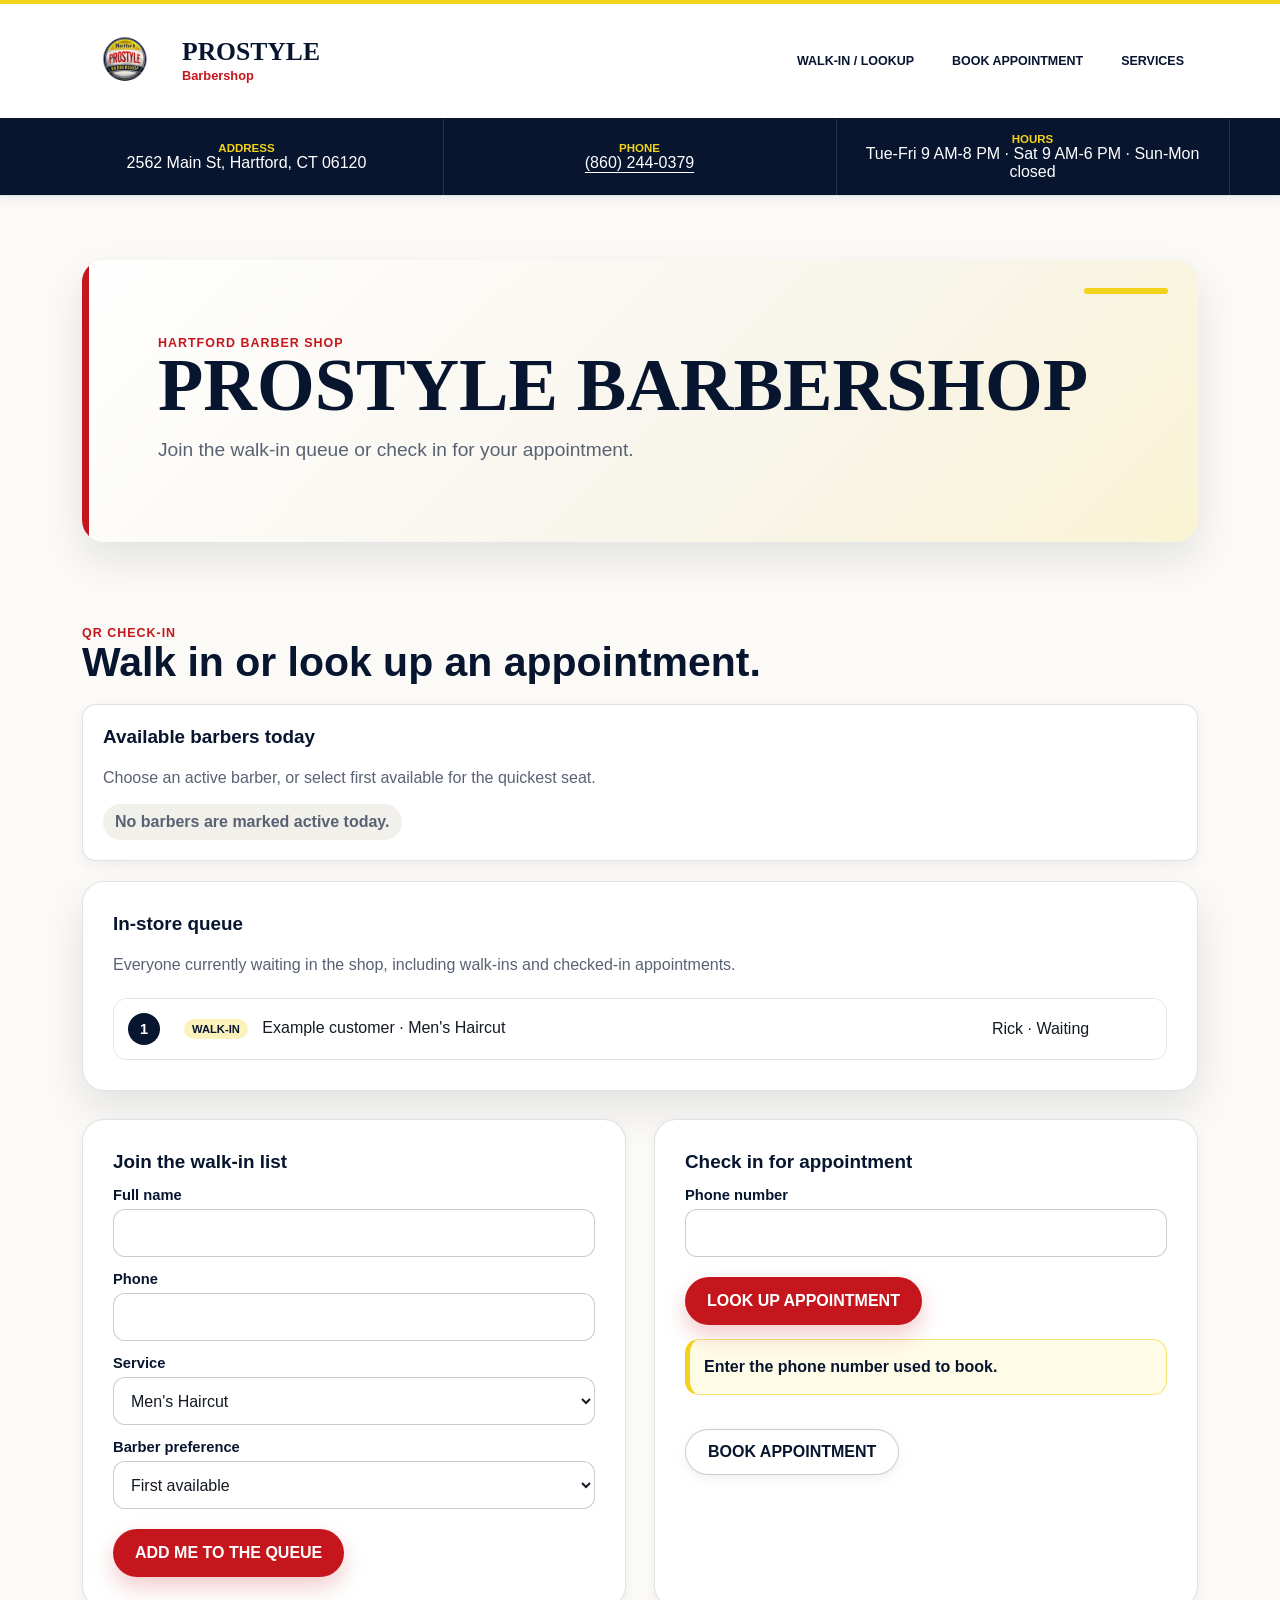
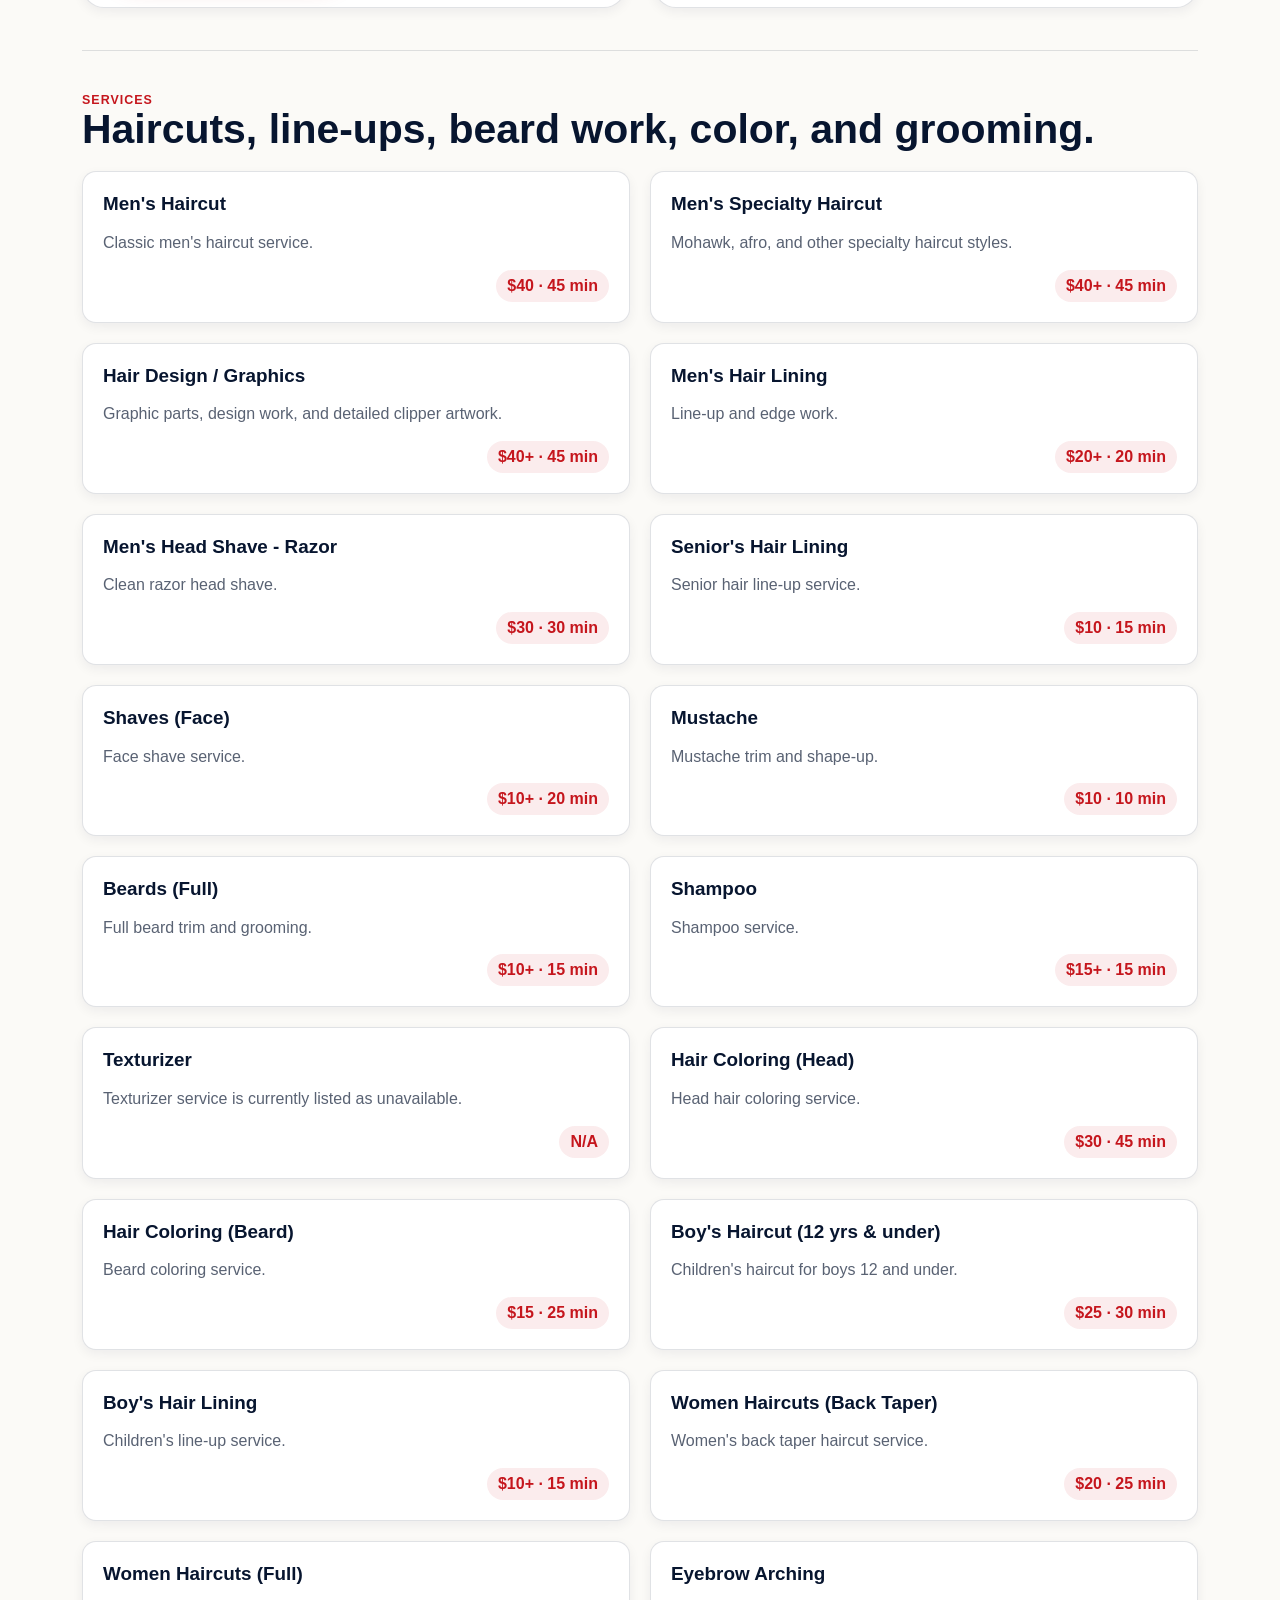
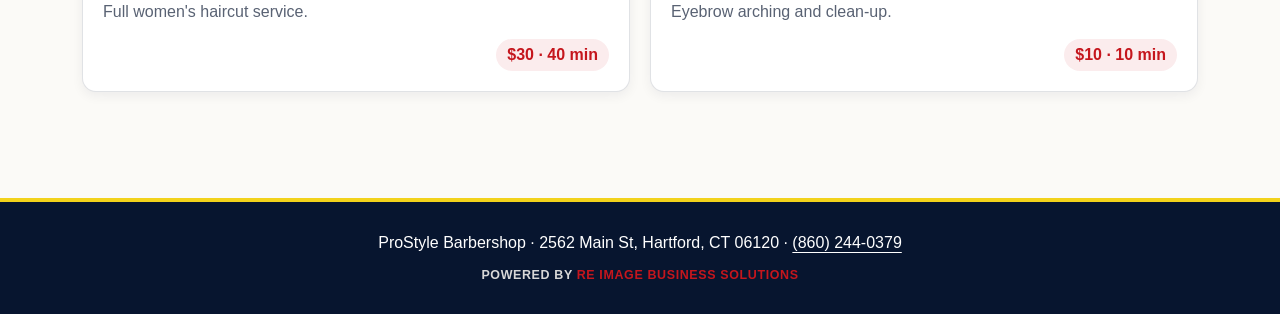
<file: index.html>
<!doctype html>
<html lang="en">
  <head>
    <meta charset="UTF-8" />
    <meta name="viewport" content="width=device-width, initial-scale=1.0" />
    <title>ProStyle Barbershop | Hartford</title>
    <meta name="description" content="ProStyle Barbershop in Hartford, CT. View services, join the walk-in queue, or look up an appointment." />
    <meta name="keywords" content="ProStyle Barbershop, Hartford barber, Main Street barber, walk-in barber Hartford, haircut appointment Hartford" />
    <meta property="og:title" content="ProStyle Barbershop" />
    <meta property="og:description" content="Walk-ins, appointment lookup, and barber services at 2562 Main St, Hartford, CT." />
    <meta property="og:type" content="website" />
    <meta property="og:image" content="./assets/logo.png" />
    <meta name="theme-color" content="#c5161d" />
    <link rel="icon" href="./assets/logo.png" />
    <script type="application/ld+json">
      {
        "@context": "https://schema.org",
        "@type": "Barbershop",
        "name": "ProStyle Barbershop",
        "image": "./assets/logo.png",
        "address": {
          "@type": "PostalAddress",
          "streetAddress": "2562 Main St",
          "addressLocality": "Hartford",
          "addressRegion": "CT",
          "postalCode": "06120"
        },
        "telephone": "+18602440379",
        "openingHoursSpecification": [
          { "@type": "OpeningHoursSpecification", "dayOfWeek": ["Tuesday", "Wednesday", "Thursday", "Friday"], "opens": "09:00", "closes": "20:00" },
          { "@type": "OpeningHoursSpecification", "dayOfWeek": "Saturday", "opens": "09:00", "closes": "18:00" }
        ],
        "priceRange": "$$"
      }
    </script>
    <link rel="stylesheet" href="./styles.css" />
  </head>
  <body>
    <header>
      <div class="masthead">
        <a class="brand" href="./index.html">
          <img src="./assets/logo.png" alt="ProStyle Barbershop logo" />
          <span>
            <strong>ProStyle</strong>
            <span>Barbershop</span>
          </span>
        </a>
        <nav aria-label="Main navigation">
          <a href="#checkin">Walk-In / Lookup</a>
          <a href="./appointment.html">Book Appointment</a>
          <a href="#menu">Services</a>
        </nav>
      </div>
      <div class="shop-line">
        <div><span>Address</span>2562 Main St, Hartford, CT 06120</div>
        <div><span>Phone</span><a href="tel:18602440379">(860) 244-0379</a></div>
        <div><span>Hours</span>Tue-Fri 9 AM-8 PM · Sat 9 AM-6 PM · Sun-Mon closed</div>
      </div>
    </header>

    <main>
      <section class="page-title">
        <div class="eyebrow">Hartford barber shop</div>
        <h1>ProStyle Barbershop</h1>
        <p>Join the walk-in queue or check in for your appointment.</p>
      </section>

      <section id="checkin" class="section">
        <div class="eyebrow">QR check-in</div>
        <h2>Walk in or look up an appointment.</h2>
        <section class="available-barbers" aria-live="polite">
          <div>
            <h3>Available barbers today</h3>
            <p>Choose an active barber, or select first available for the quickest seat.</p>
          </div>
          <div class="barber-chips" id="available-barbers">
            <span class="barber-chip">Loading barbers...</span>
          </div>
        </section>
        <section class="global-queue" id="queue" aria-live="polite">
          <div>
            <h3>In-store queue</h3>
            <p>Everyone currently waiting in the shop, including walk-ins and checked-in appointments.</p>
          </div>
          <div class="queue" id="global-queue">
            <div class="queue-row"><strong>1</strong><span>Example customer · Walk-in · Men's Haircut</span><span>Rick</span></div>
          </div>
        </section>
        <div class="checkin">
          <form class="box" id="walkin-form">
            <h3>Join the walk-in list</h3>
            <label for="walk-name">Full name</label>
            <input id="walk-name" name="name" autocomplete="name" required />

            <label for="walk-phone">Phone</label>
            <input id="walk-phone" name="phone" inputmode="tel" autocomplete="tel" required />

            <label for="walk-service">Service</label>
            <select id="walk-service" name="serviceId">
              <option value="mens-haircut">Men's Haircut</option>
              <option value="mens-specialty">Men's Specialty Haircut</option>
              <option value="hair-design">Hair Design / Graphics</option>
              <option value="mens-lining">Men's Hair Lining</option>
              <option value="head-shave-razor">Men's Head Shave - Razor</option>
              <option value="senior-lining">Senior's Hair Lining</option>
              <option value="face-shave">Shaves (Face)</option>
              <option value="mustache">Mustache</option>
              <option value="beard-full">Beards (Full)</option>
              <option value="shampoo">Shampoo</option>
              <option value="hair-color-head">Hair Coloring (Head)</option>
              <option value="hair-color-beard">Hair Coloring (Beard)</option>
              <option value="boys-haircut">Boy's Haircut (12 yrs & under)</option>
              <option value="boys-lining">Boy's Hair Lining</option>
              <option value="women-back-taper">Women Haircuts (Back Taper)</option>
              <option value="women-full">Women Haircuts (Full)</option>
              <option value="eyebrow-arching">Eyebrow Arching</option>
            </select>

            <label for="walk-barber">Barber preference</label>
            <select id="walk-barber" name="barberId">
              <option value="any">First available</option>
              <option value="rick">Rick</option>
              <option value="barber-2">Barber 2</option>
              <option value="barber-3">Barber 3</option>
            </select>

            <button type="submit">Add me to the queue</button>
          </form>

          <form class="box" id="lookup-form">
            <h3>Check in for appointment</h3>
            <label for="lookup-phone">Phone number</label>
            <input id="lookup-phone" name="phone" inputmode="tel" autocomplete="tel" required />
            <button type="submit">Look up appointment</button>
            <p class="message" id="lookup-result">Enter the phone number used to book.</p>
            <a class="button secondary" href="./appointment.html">Book appointment</a>
          </form>
        </div>
      </section>

      <section id="menu" class="section">
        <div class="eyebrow">Services</div>
        <h2>Haircuts, line-ups, beard work, color, and grooming.</h2>
        <div class="menu-board">
          <article class="menu-item">
            <h3>Men's Haircut</h3>
            <p>Classic men's haircut service.</p>
            <strong class="price">$40 · 45 min</strong>
          </article>
          <article class="menu-item">
            <h3>Men's Specialty Haircut</h3>
            <p>Mohawk, afro, and other specialty haircut styles.</p>
            <strong class="price">$40+ · 45 min</strong>
          </article>
          <article class="menu-item">
            <h3>Hair Design / Graphics</h3>
            <p>Graphic parts, design work, and detailed clipper artwork.</p>
            <strong class="price">$40+ · 45 min</strong>
          </article>
          <article class="menu-item">
            <h3>Men's Hair Lining</h3>
            <p>Line-up and edge work.</p>
            <strong class="price">$20+ · 20 min</strong>
          </article>
          <article class="menu-item">
            <h3>Men's Head Shave - Razor</h3>
            <p>Clean razor head shave.</p>
            <strong class="price">$30 · 30 min</strong>
          </article>
          <article class="menu-item">
            <h3>Senior's Hair Lining</h3>
            <p>Senior hair line-up service.</p>
            <strong class="price">$10 · 15 min</strong>
          </article>
          <article class="menu-item">
            <h3>Shaves (Face)</h3>
            <p>Face shave service.</p>
            <strong class="price">$10+ · 20 min</strong>
          </article>
          <article class="menu-item">
            <h3>Mustache</h3>
            <p>Mustache trim and shape-up.</p>
            <strong class="price">$10 · 10 min</strong>
          </article>
          <article class="menu-item">
            <h3>Beards (Full)</h3>
            <p>Full beard trim and grooming.</p>
            <strong class="price">$10+ · 15 min</strong>
          </article>
          <article class="menu-item">
            <h3>Shampoo</h3>
            <p>Shampoo service.</p>
            <strong class="price">$15+ · 15 min</strong>
          </article>
          <article class="menu-item">
            <h3>Texturizer</h3>
            <p>Texturizer service is currently listed as unavailable.</p>
            <strong class="price">N/A</strong>
          </article>
          <article class="menu-item">
            <h3>Hair Coloring (Head)</h3>
            <p>Head hair coloring service.</p>
            <strong class="price">$30 · 45 min</strong>
          </article>
          <article class="menu-item">
            <h3>Hair Coloring (Beard)</h3>
            <p>Beard coloring service.</p>
            <strong class="price">$15 · 25 min</strong>
          </article>
          <article class="menu-item">
            <h3>Boy's Haircut (12 yrs & under)</h3>
            <p>Children's haircut for boys 12 and under.</p>
            <strong class="price">$25 · 30 min</strong>
          </article>
          <article class="menu-item">
            <h3>Boy's Hair Lining</h3>
            <p>Children's line-up service.</p>
            <strong class="price">$10+ · 15 min</strong>
          </article>
          <article class="menu-item">
            <h3>Women Haircuts (Back Taper)</h3>
            <p>Women's back taper haircut service.</p>
            <strong class="price">$20 · 25 min</strong>
          </article>
          <article class="menu-item">
            <h3>Women Haircuts (Full)</h3>
            <p>Full women's haircut service.</p>
            <strong class="price">$30 · 40 min</strong>
          </article>
          <article class="menu-item">
            <h3>Eyebrow Arching</h3>
            <p>Eyebrow arching and clean-up.</p>
            <strong class="price">$10 · 10 min</strong>
          </article>
        </div>
      </section>
    </main>

    <footer>
      <p class="footer-line">ProStyle Barbershop · 2562 Main St, Hartford, CT 06120 · <a href="tel:18602440379">(860) 244-0379</a></p>
      <p class="powered-by">Powered by <a href="https://reimagebs.com">RE IMAGE BUSINESS SOLUTIONS</a></p>
    </footer>

    <script>
      const API_BASE = window.PROSTYLE_API_BASE || "https://laudable-bass-943.convex.site/api";
      const serviceNames = {
        "mens-haircut": "Men's Haircut",
        "mens-specialty": "Men's Specialty Haircut",
        "hair-design": "Hair Design / Graphics",
        "mens-lining": "Men's Hair Lining",
        "head-shave-razor": "Men's Head Shave - Razor",
        "senior-lining": "Senior's Hair Lining",
        "face-shave": "Shaves (Face)",
        "mustache": "Mustache",
        "beard-full": "Beards (Full)",
        "shampoo": "Shampoo",
        "texturizer": "Texturizer",
        "hair-color-head": "Hair Coloring (Head)",
        "hair-color-beard": "Hair Coloring (Beard)",
        "boys-haircut": "Boy's Haircut (12 yrs & under)",
        "boys-lining": "Boy's Hair Lining",
        "women-back-taper": "Women Haircuts (Back Taper)",
        "women-full": "Women Haircuts (Full)",
        "eyebrow-arching": "Eyebrow Arching",
        "adult-init-a": "Men's Haircut",
        "groomer-b": "Men's Haircut"
      };
      const barberNames = {
        any: "First available",
        rick: "Rick",
        "barber-2": "Barber 2",
        "barber-3": "Barber 3"
      };
      let availableBarbers = [];
      let queue = [{ name: "Example customer", serviceId: "mens-haircut", barberId: "rick", status: "Waiting", type: "Walk-in", enteredAt: Date.now() }];

      function id(prefix) {
        return `${prefix}-${Date.now()}-${Math.random().toString(16).slice(2)}`;
      }

      function drawQueue() {
        const target = document.querySelector("#global-queue");
        if (!queue.length) {
          target.innerHTML = `<div class="queue-row"><span>No one is waiting right now.</span></div>`;
          return;
        }

        target.innerHTML = queue
          .map((item, index) => `<div class="queue-row">
            <strong>${index + 1}</strong>
            <span><b class="tag">${item.type}</b> ${item.name} · ${serviceNames[item.serviceId] || item.serviceId}</span>
            <span>${barberNames[item.barberId] || item.barberId} · ${item.status}</span>
          </div>`)
          .join("");
      }

      async function api(path, options) {
        const response = await fetch(`${API_BASE}${path}`, {
          headers: { "Content-Type": "application/json" },
          ...options
        });
        if (!response.ok) throw new Error(`API ${response.status}`);
        return response.json();
      }

      function todayKey() {
        return new Date().toISOString().slice(0, 10);
      }

      function isBarberAvailable(barber, dateKey = todayKey()) {
        if (!barber || barber.active === false || barber.unavailableMode === "indefinite") return false;
        if (barber.unavailableMode !== "range") return true;
        const from = barber.unavailableFrom || "0000-01-01";
        const to = barber.unavailableTo || "9999-12-31";
        return !(dateKey >= from && dateKey <= to);
      }

      function drawAvailableBarbers() {
        const target = document.querySelector("#available-barbers");
        if (!availableBarbers.length) {
          target.innerHTML = `<span class="barber-chip unavailable">No barbers are marked active today.</span>`;
          return;
        }

        target.innerHTML = availableBarbers.map((barber) => `<span class="barber-chip">${barber.name}</span>`).join("");
      }

      function populateWalkinBarbers() {
        const select = document.querySelector("#walk-barber");
        const current = select.value;
        select.innerHTML = `<option value="any">First available</option>${availableBarbers.map((barber) => `<option value="${barber.id}">${barber.name}</option>`).join("")}`;
        select.value = current === "any" || availableBarbers.some((barber) => barber.id === current) ? current : "any";
      }

      function combineQueue(state) {
        const walkins = (state.walkins || [])
          .filter((item) => item.status !== "Done")
          .map((item) => ({ ...item, type: "Walk-in", enteredAt: item.createdAt || 0 }));
        const appointments = (state.appointments || [])
          .filter((item) => ["Checked in", "In chair"].includes(item.status))
          .map((item) => ({ ...item, type: "Appointment", enteredAt: item.checkedInAt || item.createdAt || 0 }));
        return [...walkins, ...appointments].sort((a, b) => (a.enteredAt || 0) - (b.enteredAt || 0));
      }

      async function refreshQueue() {
        try {
          const state = await api("/public/state");
          availableBarbers = (state.barbers || []).filter((barber) => isBarberAvailable(barber));
          for (const barber of state.barbers || []) barberNames[barber.id] = barber.name;
          queue = combineQueue(state);
        } catch {
          // Keep the current view if the booking system cannot be reached.
        }
        drawAvailableBarbers();
        populateWalkinBarbers();
        drawQueue();
      }

      document.querySelector("#walkin-form").addEventListener("submit", async (event) => {
        event.preventDefault();
        const form = new FormData(event.currentTarget);
        const walkin = {
          id: id("w"),
          name: form.get("name"),
          phone: form.get("phone"),
          serviceId: form.get("serviceId"),
          barberId: form.get("barberId"),
          status: "Waiting",
          createdAt: Date.now()
        };

        try {
          await api("/walkins", { method: "POST", body: JSON.stringify(walkin) });
          await refreshQueue();
        } catch (error) {
          // Static fallback for local file previews if the booking system cannot be reached.
          if (error.message.includes("409")) {
            alert("That barber is not available today. Please choose another barber or first available.");
            return;
          }
          queue.push({ ...walkin, type: "Walk-in", enteredAt: walkin.createdAt });
          drawQueue();
        }

        event.currentTarget.reset();
      });

      document.querySelector("#lookup-form").addEventListener("submit", async (event) => {
        event.preventDefault();
        const phone = new FormData(event.currentTarget).get("phone");
        const result = document.querySelector("#lookup-result");

        try {
          const appointments = await api(`/appointments/search?phone=${encodeURIComponent(phone)}`);
          if (!appointments.length) {
            result.textContent = "No appointment was found for that phone number.";
            return;
          }

          const appointment = appointments[0];
          await api(`/appointments/${appointment.id}/checkin`, { method: "PATCH" });
          result.textContent = `${appointment.name}, you are checked in for ${appointment.time}.`;
          await refreshQueue();
        } catch (error) {
          result.textContent = error.message.includes("409")
            ? "That barber is not available now. Please ask the shop to reschedule your appointment."
            : "Could not reach the booking system. Please try again in a moment.";
        }
      });

      refreshQueue();
      window.addEventListener("focus", refreshQueue);
      setInterval(refreshQueue, 15000);
    </script>
  </body>
</html>
</file>
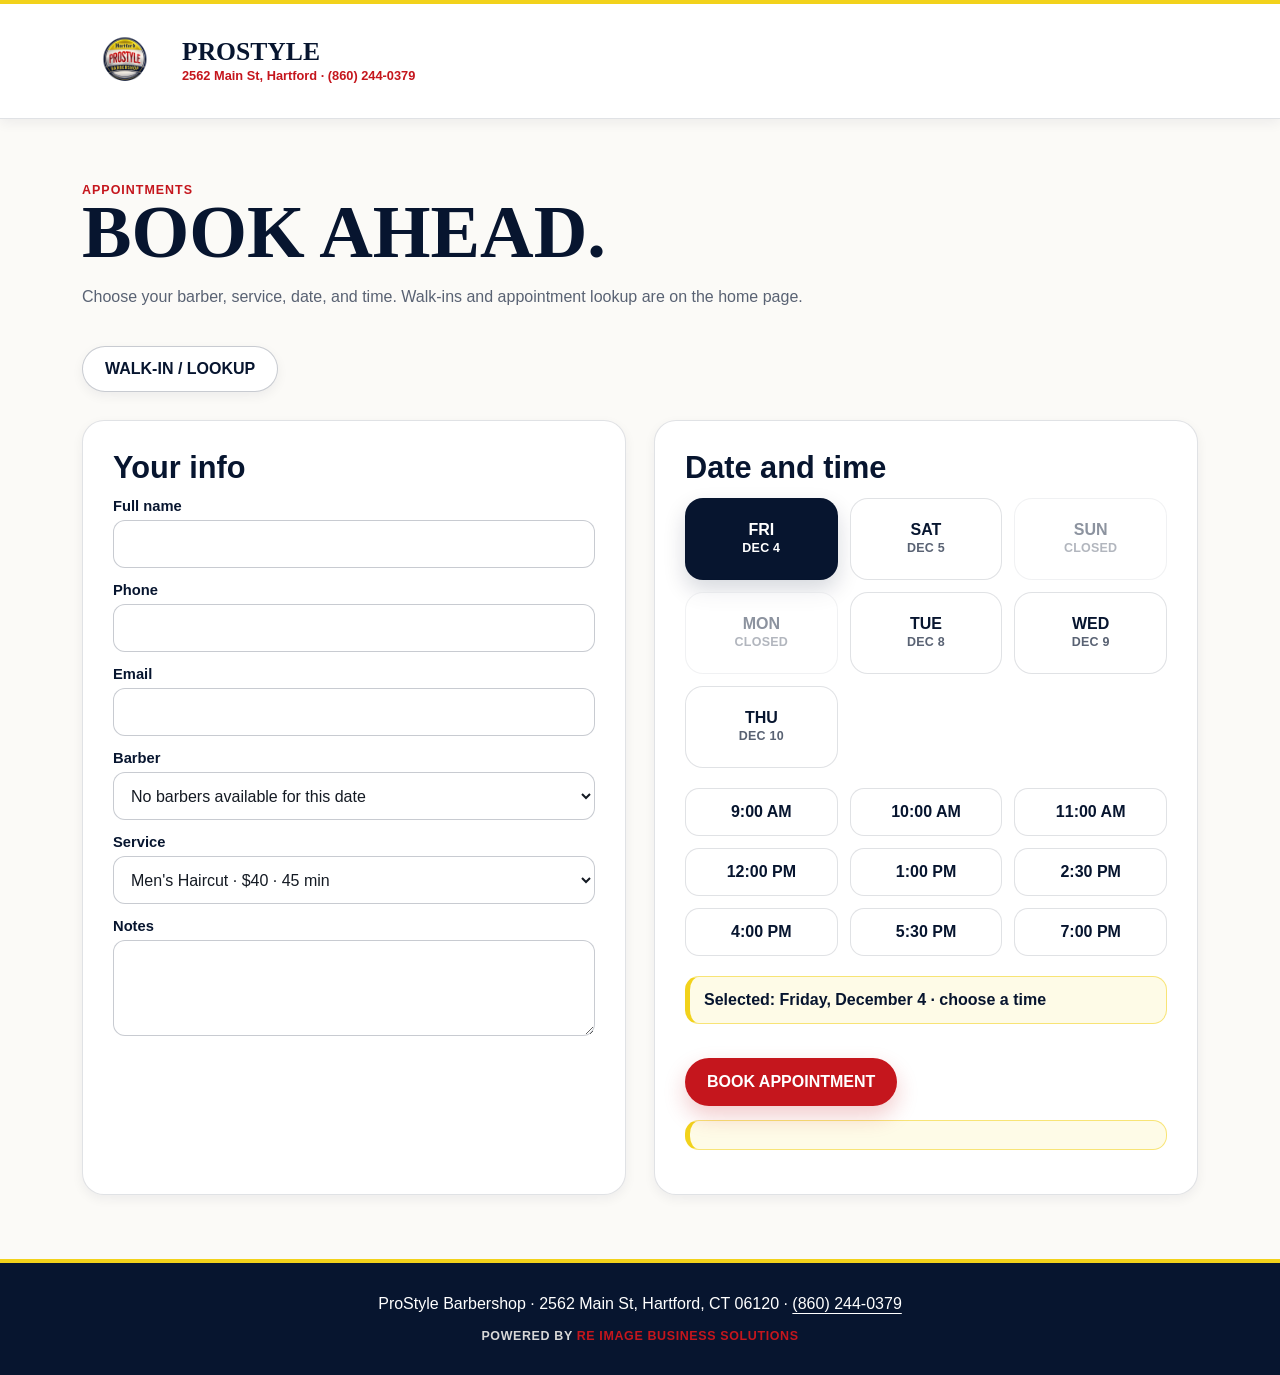
<file: appointment.html>
<!doctype html>
<html lang="en">
  <head>
    <meta charset="UTF-8" />
    <meta name="viewport" content="width=device-width, initial-scale=1.0" />
    <title>Book Appointment | ProStyle Barbershop</title>
    <meta name="description" content="Book a haircut appointment with ProStyle Barbershop in Hartford, CT." />
    <link rel="icon" href="./assets/logo.png" />
    <link rel="stylesheet" href="./styles.css" />
  </head>
  <body>
    <header>
      <div class="appointment-header">
      <a class="brand" href="./index.html">
        <img src="./assets/logo.png" alt="ProStyle Barbershop logo" />
        <span>
          <strong>ProStyle</strong>
          <span>2562 Main St, Hartford · (860) 244-0379</span>
        </span>
      </a>
      </div>
    </header>

    <main>
      <div class="eyebrow">Appointments</div>
      <h1>Book ahead.</h1>
      <p>Choose your barber, service, date, and time. Walk-ins and appointment lookup are on the home page.</p>
      <a class="button secondary" href="./index.html#checkin">Walk-in / lookup</a>

      <form class="booking" id="appointment-form">
        <section class="box">
          <h2>Your info</h2>
          <label for="name">Full name</label>
          <input id="name" name="name" autocomplete="name" required />

          <label for="phone">Phone</label>
          <input id="phone" name="phone" inputmode="tel" autocomplete="tel" required />

          <label for="email">Email</label>
          <input id="email" name="email" type="email" autocomplete="email" />

          <label for="barber">Barber</label>
          <select id="barber" name="barberId">
            <option value="">Loading available barbers...</option>
          </select>

          <label for="service">Service</label>
          <select id="service" name="serviceId">
            <option value="mens-haircut">Men's Haircut · $40 · 45 min</option>
            <option value="mens-specialty">Men's Specialty Haircut · $40+ · 45 min</option>
            <option value="hair-design">Hair Design / Graphics · $40+ · 45 min</option>
            <option value="mens-lining">Men's Hair Lining · $20+ · 20 min</option>
            <option value="head-shave-razor">Men's Head Shave - Razor · $30 · 30 min</option>
            <option value="senior-lining">Senior's Hair Lining · $10 · 15 min</option>
            <option value="face-shave">Shaves (Face) · $10+ · 20 min</option>
            <option value="mustache">Mustache · $10 · 10 min</option>
            <option value="beard-full">Beards (Full) · $10+ · 15 min</option>
            <option value="shampoo">Shampoo · $15+ · 15 min</option>
            <option value="hair-color-head">Hair Coloring (Head) · $30 · 45 min</option>
            <option value="hair-color-beard">Hair Coloring (Beard) · $15 · 25 min</option>
            <option value="boys-haircut">Boy's Haircut (12 yrs & under) · $25 · 30 min</option>
            <option value="boys-lining">Boy's Hair Lining · $10+ · 15 min</option>
            <option value="women-back-taper">Women Haircuts (Back Taper) · $20 · 25 min</option>
            <option value="women-full">Women Haircuts (Full) · $30 · 40 min</option>
            <option value="eyebrow-arching">Eyebrow Arching · $10 · 10 min</option>
          </select>

          <label for="notes">Notes</label>
          <textarea id="notes" name="notes"></textarea>
        </section>

        <section class="box">
          <h2>Date and time</h2>
          <div class="calendar" id="calendar"></div>

          <div class="times">
            <button type="button" class="time" data-time="9:00 AM">9:00 AM</button>
            <button type="button" class="time" data-time="10:00 AM">10:00 AM</button>
            <button type="button" class="time" data-time="11:00 AM">11:00 AM</button>
            <button type="button" class="time" data-time="12:00 PM">12:00 PM</button>
            <button type="button" class="time" data-time="1:00 PM">1:00 PM</button>
            <button type="button" class="time" data-time="2:30 PM">2:30 PM</button>
            <button type="button" class="time" data-time="4:00 PM">4:00 PM</button>
            <button type="button" class="time" data-time="5:30 PM">5:30 PM</button>
            <button type="button" class="time" data-time="7:00 PM">7:00 PM</button>
          </div>

          <div class="notice" id="selected">Selected: Wednesday, June 3 · choose a time</div>
          <button type="submit">Book appointment</button>
          <p class="message" id="result"></p>
        </section>
      </form>
    </main>

    <footer>
      <p class="footer-line">ProStyle Barbershop · 2562 Main St, Hartford, CT 06120 · <a href="tel:18602440379">(860) 244-0379</a></p>
      <p class="powered-by">Powered by <a href="https://reimagebs.com">RE IMAGE BUSINESS SOLUTIONS</a></p>
    </footer>

    <script>
      let selectedDate = "Wednesday, June 3";
      let selectedDateKey = "";
      let selectedTime = "";
      const selected = document.querySelector("#selected");
      const API_BASE = window.PROSTYLE_API_BASE || "https://laudable-bass-943.convex.site/api";
      let publicState = { barbers: [] };

      function id(prefix) {
        return `${prefix}-${Date.now()}-${Math.random().toString(16).slice(2)}`;
      }

      async function api(path, options) {
        const response = await fetch(`${API_BASE}${path}`, {
          headers: { "Content-Type": "application/json" },
          ...options
        });
        if (!response.ok) throw new Error(`API ${response.status}`);
        return response.json();
      }

      function updateSelected() {
        selected.textContent = `Selected: ${selectedDate} · ${selectedTime || "choose a time"}`;
      }

      function dateKey(date) {
        return date.toISOString().slice(0, 10);
      }

      function dateLabel(date) {
        return new Intl.DateTimeFormat("en-US", { weekday: "long", month: "long", day: "numeric" }).format(date);
      }

      function shortDay(date) {
        return new Intl.DateTimeFormat("en-US", { weekday: "short" }).format(date);
      }

      function shortDate(date) {
        return new Intl.DateTimeFormat("en-US", { month: "short", day: "numeric" }).format(date);
      }

      function isClosed(date) {
        return [0, 1].includes(date.getDay());
      }

      function isBarberAvailable(barber, key = selectedDateKey) {
        if (!barber || barber.active === false || barber.unavailableMode === "indefinite") return false;
        if (barber.unavailableMode !== "range") return true;
        const from = barber.unavailableFrom || "0000-01-01";
        const to = barber.unavailableTo || "9999-12-31";
        return !(key >= from && key <= to);
      }

      function buildCalendar() {
        const calendar = document.querySelector("#calendar");
        const days = [];
        for (let offset = 0; days.length < 7; offset += 1) {
          const date = new Date();
          date.setDate(date.getDate() + offset);
          const key = dateKey(date);
          if (!selectedDateKey && !isClosed(date)) {
            selectedDateKey = key;
            selectedDate = dateLabel(date);
          }
          days.push({ date, key, closed: isClosed(date) });
        }

        calendar.innerHTML = days.map((day) => `
          <button type="button" class="day ${day.key === selectedDateKey ? "active" : ""}" ${day.closed ? "disabled" : ""} data-date="${day.key}" data-label="${dateLabel(day.date)}">
            ${shortDay(day.date)}<small>${day.closed ? "Closed" : shortDate(day.date)}</small>
          </button>`).join("");

        document.querySelectorAll("[data-date]").forEach((button) => {
          button.addEventListener("click", () => {
            document.querySelectorAll("[data-date]").forEach((day) => day.classList.remove("active"));
            button.classList.add("active");
            selectedDateKey = button.dataset.date;
            selectedDate = button.dataset.label;
            selectedTime = "";
            document.querySelectorAll("[data-time]").forEach((time) => time.classList.remove("active"));
            populateBarbers();
            updateSelected();
          });
        });
      }

      function populateBarbers() {
        const select = document.querySelector("#barber");
        const available = (publicState.barbers || []).filter((barber) => isBarberAvailable(barber));
        const current = select.value;
        if (!available.length) {
          select.innerHTML = `<option value="">No barbers available for this date</option>`;
          return;
        }
        select.innerHTML = available.map((barber) => `<option value="${barber.id}">${barber.name}</option>`).join("");
        if (available.some((barber) => barber.id === current)) select.value = current;
      }

      async function loadPublicState() {
        try {
          publicState = await api("/public/state");
        } catch {
          publicState = { barbers: [] };
        }
        populateBarbers();
      }

      document.querySelectorAll("[data-time]").forEach((button) => {
        button.addEventListener("click", () => {
          document.querySelectorAll("[data-time]").forEach((time) => time.classList.remove("active"));
          button.classList.add("active");
          selectedTime = button.dataset.time;
          updateSelected();
        });
      });

      document.querySelector("#appointment-form").addEventListener("submit", async (event) => {
        event.preventDefault();
        const result = document.querySelector("#result");
        if (!selectedTime) {
          result.textContent = "Choose a time before booking.";
          return;
        }

        const form = new FormData(event.currentTarget);
        const appointment = {
          id: id("a"),
          name: form.get("name"),
          phone: form.get("phone"),
          email: form.get("email"),
          barberId: form.get("barberId"),
          serviceId: form.get("serviceId"),
          notes: form.get("notes"),
          addonIds: [],
          date: selectedDateKey,
          dateLabel: selectedDate,
          time: selectedTime,
          status: "Booked"
        };

        if (!appointment.barberId) {
          result.textContent = "No barbers are available for that date. Please choose another date.";
          return;
        }

        try {
          await api("/appointments", { method: "POST", body: JSON.stringify(appointment) });
          result.textContent = `Booked for ${selectedDate} at ${selectedTime}. The admin portal has this appointment.`;
          event.currentTarget.reset();
        } catch (error) {
          result.textContent = error.message.includes("409")
            ? "That barber is no longer available for this date. Please choose another barber or reschedule."
            : "Could not reach the booking system. Please try again in a moment.";
        }
      });

      buildCalendar();
      loadPublicState();
      window.addEventListener("focus", loadPublicState);
      setInterval(loadPublicState, 15000);
      updateSelected();
    </script>
  </body>
</html>
</file>
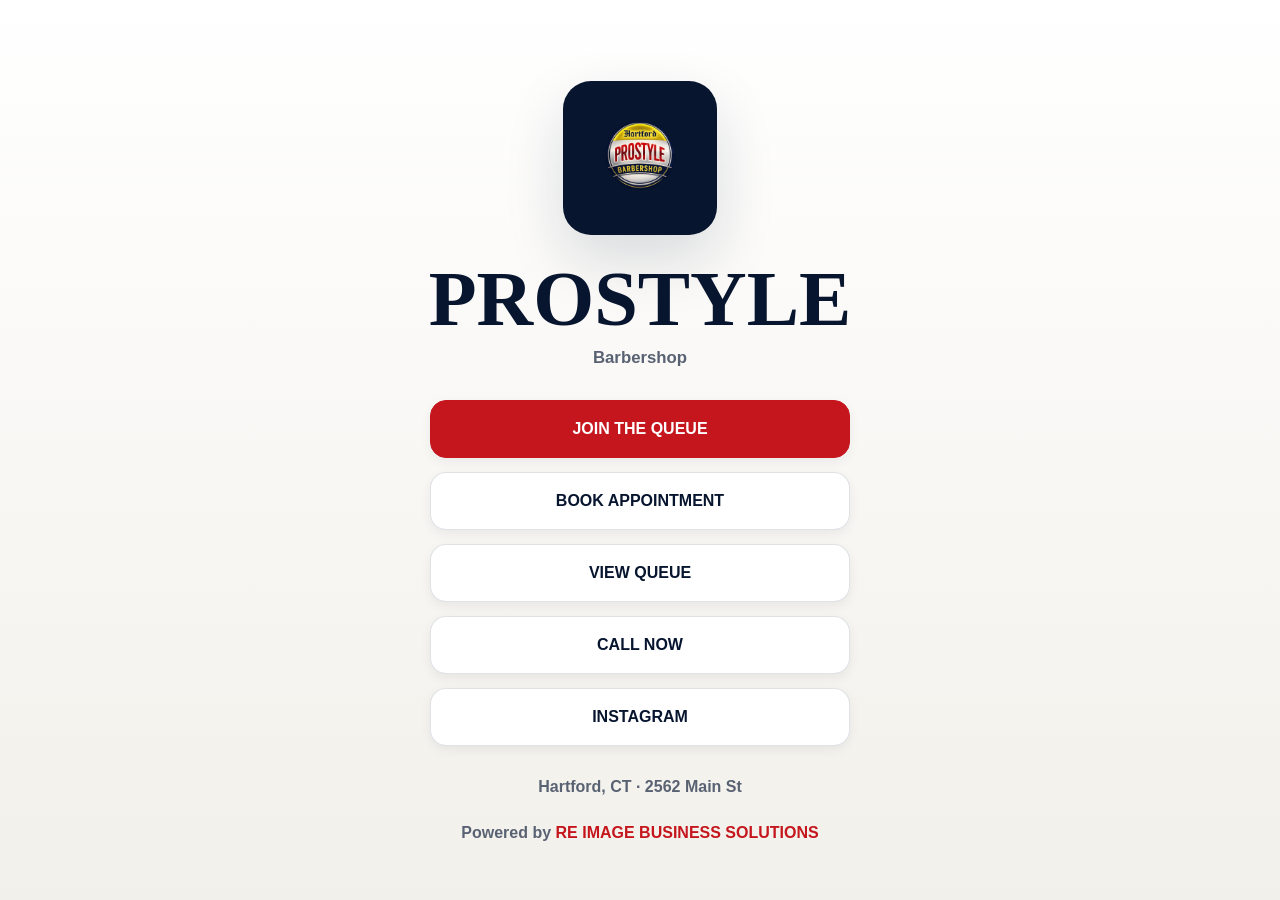
<file: landing-page.html>
<!doctype html>
<html lang="en">
  <head>
    <meta charset="UTF-8" />
    <meta name="viewport" content="width=device-width, initial-scale=1.0" />
    <title>ProStyle Barbershop</title>
    <meta name="description" content="Join the queue, view the queue, or book an appointment at ProStyle Barbershop." />
    <link rel="icon" href="./assets/logo.png" />
    <link rel="stylesheet" href="./styles.css" />
  </head>
  <body class="link-page">
    <main class="link-wrap">
      <div class="link-logo">
        <img src="./assets/logo.png" alt="ProStyle Barbershop logo" />
      </div>

      <h1 class="link-title">ProStyle</h1>
      <p class="link-subtitle">Barbershop</p>

      <div class="link-buttons" aria-label="ProStyle quick links">
        <a class="link-button primary" href="./index.html#checkin">Join the Queue</a>
        <a class="link-button" href="./appointment.html">Book Appointment</a>
        <a class="link-button" href="./index.html#queue">View Queue</a>
        <a class="link-button" href="tel:18602440379">Call Now</a>
        <a class="link-button" href="https://www.instagram.com/prostylebarbershop_ct?igsh=MXgyaHU1bXZieDN1dA==">Instagram</a>
      </div>

      <p class="link-meta">Hartford, CT · 2562 Main St</p>
      <p class="link-powered">Powered by <a href="https://reimagebs.com">RE IMAGE BUSINESS SOLUTIONS</a></p>
    </main>
  </body>
</html>
</file>
<file: styles.css>
:root {
  --navy: #07152f;
  --navy-2: #0c2148;
  --red: #c5161d;
  --red-dark: #961016;
  --gold: #f2d21b;
  --cream: #f8f5ec;
  --white: #ffffff;
  --silver: #d8d8d8;
  --gray-50: #fbfaf7;
  --gray-100: #f2f0ea;
  --gray-200: #e7e4dc;
  --gray-500: #69717c;
  --text: #141a23;
  --muted: #596273;
  --line: rgba(7, 21, 47, 0.12);
  --line-strong: rgba(7, 21, 47, 0.22);
  --space-1: 6px;
  --space-2: 10px;
  --space-3: 14px;
  --space-4: 20px;
  --space-5: 28px;
  --space-6: 42px;
  --space-7: 64px;
  --radius-sm: 8px;
  --radius: 14px;
  --radius-lg: 22px;
  --shadow-sm: 0 4px 12px rgba(7, 21, 47, 0.06);
  --shadow: 0 18px 42px rgba(7, 21, 47, 0.1);
  --shadow-strong: 0 24px 60px rgba(7, 21, 47, 0.14);
  --font-body: Inter, "Trebuchet MS", Arial, sans-serif;
  --font-display: Georgia, "Times New Roman", serif;
  font-family: var(--font-body);
}

* {
  box-sizing: border-box;
}

html {
  scroll-behavior: smooth;
}

body {
  margin: 0;
  background: var(--gray-50);
  color: var(--text);
}

a {
  color: inherit;
}

button,
input,
select,
textarea {
  font: inherit;
}

header {
  position: sticky;
  top: 0;
  z-index: 10;
  background: rgba(255, 255, 255, 0.96);
  border-top: 4px solid var(--gold);
  border-bottom: 1px solid var(--line);
  box-shadow: var(--shadow-sm);
  backdrop-filter: blur(12px);
}

.masthead,
.appointment-header {
  display: flex;
  align-items: center;
  justify-content: space-between;
  gap: var(--space-5);
  max-width: 1180px;
  margin: 0 auto;
  padding: 14px clamp(16px, 4vw, 32px);
}

.brand {
  display: flex;
  align-items: center;
  gap: var(--space-3);
  color: var(--navy);
  text-decoration: none;
}

.brand img {
  width: clamp(62px, 7vw, 86px);
  height: clamp(62px, 7vw, 86px);
  object-fit: contain;
}

.brand strong,
h1,
h2,
h3 {
  margin: 0;
  letter-spacing: 0;
}

.brand strong {
  display: block;
  color: var(--navy);
  font-family: var(--font-display);
  font-size: clamp(1.15rem, 2vw, 1.7rem);
  line-height: 1;
  text-transform: uppercase;
}

.brand span span {
  display: block;
  color: var(--red);
  font-size: clamp(0.76rem, 1vw, 0.92rem);
  font-weight: 800;
  line-height: 1.2;
  margin-top: 3px;
}

nav {
  display: flex;
  flex-wrap: wrap;
  justify-content: flex-end;
  gap: var(--space-2);
}

nav a {
  border-radius: 999px;
  color: var(--navy);
  padding: 10px 14px;
  text-decoration: none;
  text-transform: uppercase;
  font-size: 0.78rem;
  font-weight: 900;
}

nav a:hover,
nav a:focus-visible {
  background: var(--navy);
  color: var(--white);
  outline: none;
}

.shop-line {
  display: flex;
  justify-content: center;
  border-top: 1px solid var(--line);
  background: var(--navy);
  color: var(--white);
}

.shop-line div {
  display: flex;
  min-height: 76px;
  flex-direction: column;
  align-items: center;
  justify-content: center;
  flex: 1;
  max-width: 393px;
  padding: 12px clamp(16px, 3vw, 28px);
  border-right: 1px solid rgba(255, 255, 255, 0.12);
  text-align: center;
}

.shop-line div:nth-child(2) {
  text-align: center;
}

.shop-line span {
  display: block;
  color: var(--gold);
  font-size: 0.72rem;
  font-weight: 900;
  text-transform: uppercase;
}

.shop-line a,
footer a {
  color: inherit;
  text-decoration: underline;
  text-underline-offset: 4px;
}

main {
  max-width: 1180px;
  margin: 0 auto;
  padding: clamp(28px, 5vw, 68px) clamp(16px, 4vw, 32px);
}

.page-title {
  position: relative;
  overflow: hidden;
  margin-bottom: var(--space-6);
  border-radius: var(--radius-lg);
  background: linear-gradient(135deg, var(--white) 0%, var(--cream) 58%, rgba(242, 210, 27, 0.16) 100%);
  padding: clamp(34px, 6vw, 76px);
  box-shadow: var(--shadow);
}

.page-title::before {
  content: "";
  position: absolute;
  inset: 0 auto 0 0;
  width: 7px;
  background: var(--red);
}

.page-title::after {
  content: "";
  position: absolute;
  top: 28px;
  right: 30px;
  width: 84px;
  height: 6px;
  border-radius: 999px;
  background: var(--gold);
}

.page-title p {
  max-width: 620px;
  margin: var(--space-3) 0 0;
  font-size: clamp(1.05rem, 1.5vw, 1.22rem);
}

.qr-landing {
  min-height: calc(100vh - 190px);
  display: flex;
  align-items: center;
}

.qr-panel {
  width: 100%;
  border-radius: var(--radius-lg);
  background: var(--white);
  padding: clamp(28px, 6vw, 64px);
  box-shadow: var(--shadow);
}

.qr-actions {
  display: flex;
  flex-wrap: wrap;
  gap: var(--space-3);
  margin-top: var(--space-5);
}

.link-page {
  min-height: 100vh;
  background: linear-gradient(180deg, var(--white), var(--gray-100));
  color: var(--text);
}

.link-wrap {
  width: min(100%, 520px);
  margin: 0 auto;
  padding: clamp(46px, 9vh, 92px) 18px 42px;
  text-align: center;
  display: flex;
  flex-direction: column;
  align-items: center;
}

.link-logo {
  width: 154px;
  height: 154px;
  display: flex;
  align-items: center;
  justify-content: center;
  margin: 0 auto var(--space-5);
  border-radius: 28px;
  background: var(--navy);
  box-shadow: var(--shadow-strong);
}

.link-logo img {
  width: 138px;
  height: 138px;
  object-fit: contain;
}

.link-title {
  margin: 0;
  color: var(--navy);
  font-family: var(--font-display);
  font-size: clamp(3rem, 8vw, 4.9rem);
  line-height: 0.92;
  text-transform: uppercase;
}

.link-subtitle {
  margin: var(--space-2) 0 var(--space-5);
  color: var(--muted);
  font-size: 1.05rem;
  font-weight: 800;
}

.link-buttons {
  display: flex;
  flex-direction: column;
  align-items: stretch;
  gap: var(--space-3);
  width: min(100%, 420px);
  margin: 0 auto;
}

.link-buttons .link-button {
  display: flex;
  align-items: center;
  justify-content: center;
  width: 100%;
  min-height: 58px;
  border: 1px solid var(--line);
  border-radius: 16px;
  background: var(--white);
  color: var(--navy);
  text-decoration: none;
  font-size: 1rem;
  font-weight: 900;
  text-transform: uppercase;
  padding: 12px 18px;
  box-shadow: var(--shadow-sm);
}

.link-buttons .link-button.primary {
  background: var(--red);
  color: var(--white);
  border-color: var(--red);
}

.link-buttons .link-button:hover,
.link-buttons .link-button:focus-visible {
  background: var(--navy);
  color: var(--white);
  border-color: var(--navy);
  outline: none;
  transform: translateY(-1px);
}

.link-meta {
  margin: var(--space-5) 0 0;
  color: var(--muted);
  font-weight: 800;
}

.link-powered {
  margin: var(--space-4) 0 0;
  color: var(--muted);
  font-weight: 800;
}

.link-powered a,
.powered-by a {
  color: var(--red);
  text-decoration: none;
  font-weight: 900;
}

.link-powered a:hover,
.powered-by a:hover {
  color: var(--navy);
}

.eyebrow {
  color: var(--red);
  font-size: 0.78rem;
  font-weight: 900;
  letter-spacing: 0.08em;
  text-transform: uppercase;
}

h1 {
  color: var(--navy);
  font-family: var(--font-display);
  font-size: clamp(2.5rem, 5.8vw, 5.4rem);
  line-height: 0.96;
  text-transform: uppercase;
}

h2 {
  color: var(--navy);
  font-size: clamp(1.65rem, 3.2vw, 2.65rem);
  line-height: 1.08;
  margin-bottom: var(--space-3);
}

h3 {
  color: var(--navy);
  font-size: 1.18rem;
  line-height: 1.25;
}

p {
  color: var(--muted);
  line-height: 1.6;
}

.section {
  padding: var(--space-6) 0;
}

.section + .section {
  border-top: 1px solid var(--line);
}

.menu-board {
  display: grid;
  grid-template-columns: repeat(2, minmax(0, 1fr));
  gap: var(--space-4);
  margin-top: var(--space-4);
}

.menu-item {
  display: grid;
  grid-template-columns: minmax(0, 1fr) auto;
  gap: var(--space-3);
  min-height: 148px;
  border: 1px solid var(--line);
  border-radius: var(--radius);
  background: var(--white);
  padding: var(--space-4);
  box-shadow: var(--shadow-sm);
}

.menu-item h3 {
  grid-column: 1;
}

.menu-item p {
  grid-column: 1 / -1;
  margin: 0;
}

.price {
  grid-column: 2;
  justify-self: end;
  align-self: start;
  border-radius: 999px;
  background: rgba(197, 22, 29, 0.08);
  color: var(--red);
  font-weight: 900;
  text-align: center;
  padding: 7px 11px;
  white-space: nowrap;
}

.checkin,
.booking {
  display: flex;
  flex-wrap: wrap;
  gap: var(--space-5);
}

.global-queue {
  border: 1px solid var(--line);
  border-radius: var(--radius-lg);
  background: var(--white);
  padding: clamp(20px, 3vw, 30px);
  margin: var(--space-4) 0 var(--space-5);
  box-shadow: var(--shadow);
}

.available-barbers {
  border: 1px solid var(--line);
  border-radius: var(--radius);
  background: var(--white);
  padding: var(--space-4);
  margin: var(--space-4) 0;
  box-shadow: var(--shadow-sm);
}

.available-barbers h3,
.available-barbers p {
  margin-bottom: var(--space-2);
}

.barber-chips {
  display: flex;
  flex-wrap: wrap;
  gap: var(--space-2);
  margin-top: var(--space-3);
}

.barber-chip {
  display: inline-flex;
  align-items: center;
  min-height: 36px;
  border-radius: 999px;
  background: var(--navy);
  color: var(--white);
  padding: 7px 12px;
  font-weight: 900;
}

.barber-chip.unavailable {
  background: var(--gray-100);
  color: var(--muted);
}

.global-queue h3,
.global-queue p {
  margin-bottom: var(--space-2);
}

.booking {
  margin-top: var(--space-5);
}

.box {
  flex: 1 1 360px;
  border: 1px solid var(--line);
  border-radius: var(--radius-lg);
  background: var(--white);
  padding: clamp(20px, 3vw, 30px);
  box-shadow: var(--shadow-sm);
}

.booking .box h2 {
  font-size: clamp(1.45rem, 2.4vw, 2.1rem);
}

label {
  display: block;
  margin: var(--space-3) 0 var(--space-1);
  color: var(--navy);
  font-size: 0.92rem;
  font-weight: 900;
}

input,
select,
textarea,
button {
  width: 100%;
  min-height: 48px;
  border: 1px solid var(--line-strong);
  border-radius: 12px;
  background: var(--white);
  color: var(--text);
  padding: 11px 13px;
}

input:focus,
select:focus,
textarea:focus,
button:focus-visible,
.button:focus-visible {
  border-color: var(--red);
  outline: 3px solid rgba(197, 22, 29, 0.14);
  outline-offset: 2px;
}

textarea {
  min-height: 96px;
  resize: vertical;
}

button,
.button {
  display: inline-flex;
  align-items: center;
  justify-content: center;
  width: auto;
  margin-top: var(--space-4);
  border: 0;
  border-radius: 999px;
  background: var(--red);
  color: var(--white);
  padding: 13px 22px;
  text-decoration: none;
  text-transform: uppercase;
  font-weight: 900;
  cursor: pointer;
  box-shadow: 0 10px 22px rgba(197, 22, 29, 0.22);
  transition: transform 160ms ease, background 160ms ease, box-shadow 160ms ease;
}

button:hover,
.button:hover {
  background: var(--navy);
  color: var(--white);
  box-shadow: 0 12px 24px rgba(7, 21, 47, 0.2);
  transform: translateY(-1px);
}

.button.secondary {
  border: 1px solid var(--line-strong);
  background: var(--white);
  color: var(--navy);
  box-shadow: var(--shadow-sm);
}

.button.secondary:hover {
  background: var(--navy);
  color: var(--white);
}

.queue {
  margin-top: var(--space-4);
  overflow: hidden;
  border: 1px solid var(--line);
  border-radius: var(--radius);
}

.queue-row {
  display: grid;
  grid-template-columns: 42px minmax(0, 1fr) minmax(160px, auto);
  align-items: center;
  gap: var(--space-3);
  background: var(--white);
  border-bottom: 1px solid var(--line);
  padding: var(--space-3);
}

.queue-row:last-child {
  border-bottom: 0;
}

.queue-row strong:first-child {
  display: inline-flex;
  align-items: center;
  justify-content: center;
  width: 32px;
  height: 32px;
  border-radius: 50%;
  background: var(--navy);
  color: var(--white);
  font-size: 0.9rem;
}

.tag {
  display: inline-block;
  margin-right: var(--space-2);
  border-radius: 999px;
  background: rgba(242, 210, 27, 0.3);
  color: var(--navy);
  padding: 4px 8px;
  text-transform: uppercase;
  font-size: 0.7rem;
  font-weight: 900;
}

.calendar,
.times {
  display: grid;
  grid-template-columns: repeat(auto-fit, minmax(138px, 1fr));
  gap: 12px;
  margin: var(--space-3) 0 var(--space-4);
}

.day,
.time {
  margin: 0;
  min-height: 48px;
  border: 1px solid var(--line);
  border-radius: 14px;
  background: var(--white);
  color: var(--navy);
  box-shadow: none;
  font-weight: 900;
  text-transform: uppercase;
}

.day {
  display: grid;
  align-content: center;
  justify-items: center;
  gap: 3px;
  min-height: 82px;
  padding: 12px 10px;
  border-radius: 18px;
  font-size: 1rem;
  line-height: 1.05;
}

.day small {
  display: block;
  color: var(--muted);
  font-size: 0.78rem;
  line-height: 1.1;
  letter-spacing: 0.02em;
}

.day[disabled] {
  opacity: 0.46;
  cursor: not-allowed;
}

.day[disabled]:hover {
  background: var(--white);
  color: var(--navy);
  transform: none;
}

.active,
.active:hover {
  background: var(--navy);
  color: var(--white);
  box-shadow: 0 10px 22px rgba(7, 21, 47, 0.16);
}

.active small {
  color: var(--white);
}

.notice,
.message {
  border: 1px solid rgba(242, 210, 27, 0.55);
  border-left: 5px solid var(--gold);
  border-radius: var(--radius);
  background: rgba(242, 210, 27, 0.1);
  padding: var(--space-3);
  margin: var(--space-3) 0;
  color: var(--navy);
  font-weight: 800;
}

footer {
  background: var(--navy);
  color: var(--white);
  border-top: 4px solid var(--gold);
  padding: var(--space-5) clamp(16px, 4vw, 32px);
  text-align: center;
}

.footer-line {
  margin: 0 0 var(--space-2);
  color: var(--white);
}

.powered-by {
  margin: 0;
  color: var(--silver);
  font-size: 0.78rem;
  font-weight: 900;
  letter-spacing: 0.05em;
  text-transform: uppercase;
}

@media (max-width: 860px) {
  header {
    position: static;
  }

  .masthead,
  .appointment-header {
    align-items: flex-start;
    flex-direction: column;
    gap: var(--space-3);
  }

  nav {
    width: 100%;
    justify-content: flex-start;
  }

  nav a {
    background: var(--gray-100);
  }

  .shop-line {
    display: block;
  }

  .shop-line div,
  .shop-line div:nth-child(2) {
    align-items: flex-start;
    min-height: auto;
    max-width: none;
    border-right: 0;
    border-bottom: 1px solid rgba(255, 255, 255, 0.12);
    text-align: left;
  }

  .page-title {
    padding: var(--space-5);
  }

  .menu-board {
    grid-template-columns: 1fr;
  }

  button,
  .button {
    width: 100%;
  }

  .qr-actions {
    display: block;
  }

  .queue-row {
    grid-template-columns: 36px minmax(0, 1fr);
  }

  .queue-row span:last-child {
    grid-column: 2;
  }
}

@media (max-width: 540px) {
  main {
    padding: 22px 14px;
  }

  .masthead,
  .appointment-header {
    padding-inline: 14px;
  }

  .brand img {
    width: 64px;
    height: 64px;
  }

  .brand strong {
    font-size: 1.16rem;
  }

  nav {
    display: grid;
    grid-template-columns: 1fr;
  }

  nav a {
    text-align: center;
  }

  h1 {
    font-size: 2.3rem;
  }

  h2 {
    font-size: 1.55rem;
  }

  .page-title,
  .box,
  .global-queue {
    border-radius: var(--radius);
    padding: 18px;
  }

  .menu-item {
    grid-template-columns: 1fr;
  }

  .price {
    grid-column: 1;
    justify-self: start;
  }

  .calendar,
  .times {
    grid-template-columns: 1fr;
  }

  .link-wrap {
    padding-top: 38px;
  }

  .link-logo {
    width: 132px;
    height: 132px;
    border-radius: 22px;
  }

  .link-logo img {
    width: 118px;
    height: 118px;
  }

  .link-buttons {
    width: 100%;
  }
}
</file>
